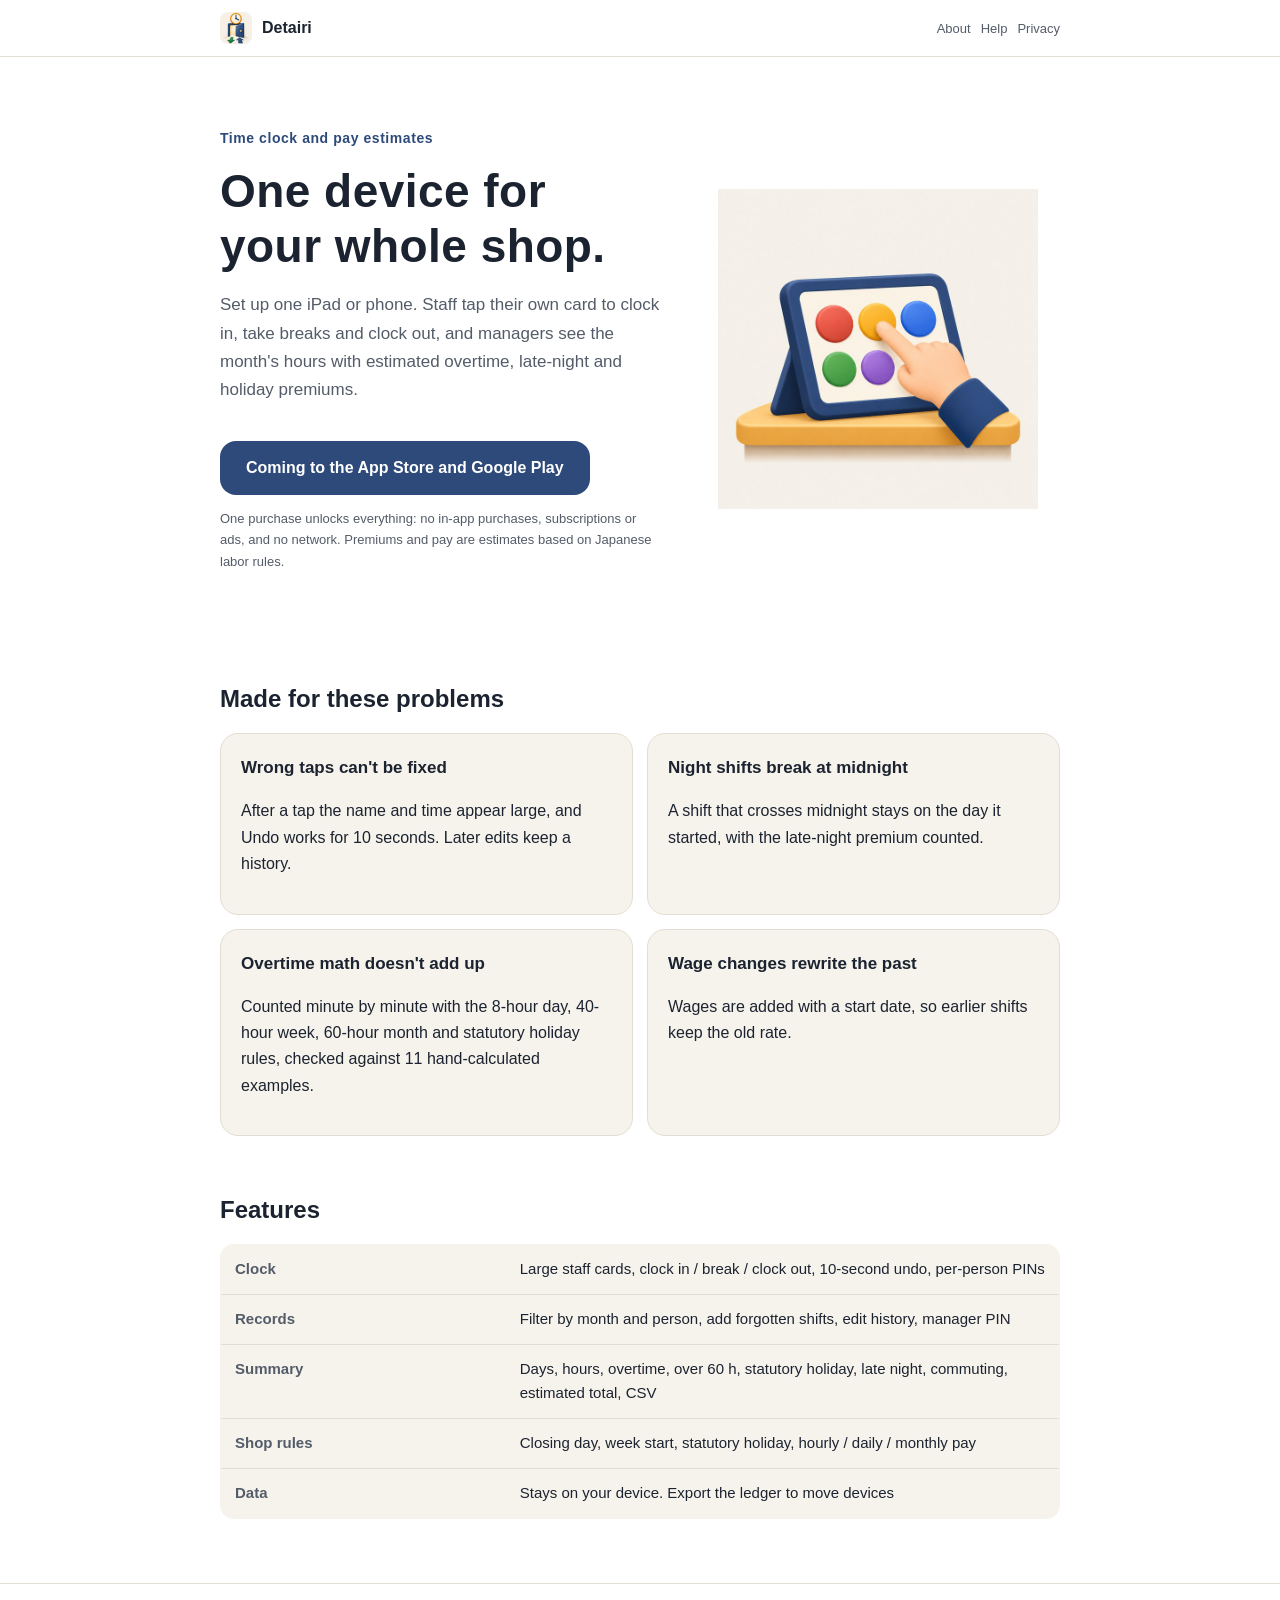
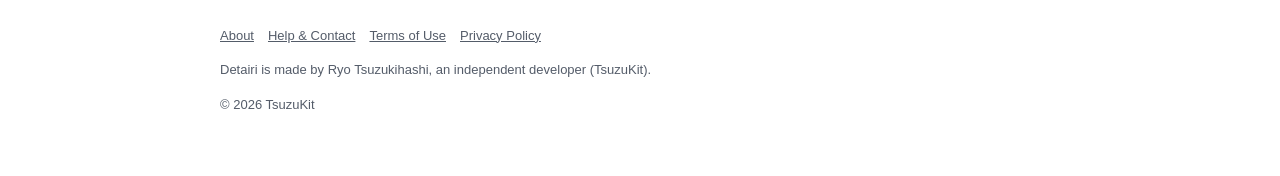
<file: index.html>
<!DOCTYPE html>
<html lang="ja" data-title-ja="でたいり｜タイムカードと打刻・給料計算" data-title-en="Detairi | Time clock and pay estimates for small shops">
<head>
<meta charset="UTF-8">
<meta name="viewport" content="width=device-width, initial-scale=1">
<script>(function(){var l=navigator.languages&&navigator.languages.length?navigator.languages:[navigator.language||"ja"],p="en";for(var i=0;i<l.length;i++){var c=String(l[i]).toLowerCase();if(c.indexOf("ja")===0){p="ja";break}if(c.indexOf("en")===0){p="en";break}}var d=document.documentElement;d.lang=p;var t=d.getAttribute("data-title-"+p);if(t){document.title=t}})();</script>
<title>でたいり｜タイムカードと打刻・給料計算</title>
<meta name="description" content="お店に置いた1台で、スタッフが出勤・休憩・退勤を押すだけ。時間外・深夜・法定休日の割増まで、月の目安を1分ずつ数えるタイムカード。買い切り・広告なし・通信なし。 / Staff clock in, take breaks and clock out on one shared device. Overtime, late-night and holiday premiums are estimated minute by minute. One purchase, no ads, no network.">
<meta property="og:title" content="でたいり｜タイムカードと打刻・給料計算">
<meta property="og:description" content="お店に置いた1台で、スタッフが出勤・休憩・退勤を押すだけ。時間外・深夜・法定休日の割増まで、月の目安を1分ずつ数えるタイムカード。買い切り・広告なし・通信なし。">
<meta property="og:type" content="website">
<meta property="og:url" content="https://detairi.tsuzukit.com/">
<meta property="og:image" content="https://detairi.tsuzukit.com/assets/og.jpg">
<link rel="icon" href="assets/icon.png">
<link rel="apple-touch-icon" href="assets/icon.png">
<link rel="stylesheet" href="style.css">
</head>
<body>
<div data-l="ja" lang="ja">
<header class="site"><div class="wrap">
<a class="brand" href="./"><img src="assets/icon.png" alt="" width="32" height="32">でたいり</a>
<nav class="site"><a href="./">紹介</a><a href="support.html">使い方</a><a href="privacy.html">プライバシー</a></nav>
</div></header>
<main class="wrap">
<section class="hero">
<div>
<p class="eyebrow">タイムカードと打刻・給料計算</p>
<h1>お店の1台で、<br>出勤と退勤。</h1>
<p class="lead">iPad やスマホを1台置くだけ。スタッフは自分の札を押して出勤・休憩・退勤を押し、管理する人は月の勤務と、時間外・深夜・法定休日の割増の目安をまとめて見られます。</p>
<a class="cta" href="#store" id="store">App Store・Google Play で配信予定</a>
<p class="note">買い切りで全部の機能が使え、アプリ内課金・サブスクリプション・広告はありません。通信もしません。割増と給料は目安です（会社の決まりで変わります）。</p>
</div>
<img src="assets/hero.jpg" alt="お店のカウンターに立てたタブレットの札を、指で押しているイラスト" width="360">
</section>

<h2>こんな困りごとのために</h2>
<div class="grid two">
<div class="card"><h3>押しまちがいを直せない</h3><p>押したら名前と時刻が大きく出て、10秒のあいだ取り消せます。あとから直した記録も残ります。</p></div>
<div class="card"><h3>夜勤が0時で切れる</h3><p>日をまたぐ勤務は、出勤した日の勤務のまま。深夜（22〜5時）の割増も数えます。</p></div>
<div class="card"><h3>残業代の計算が合わない</h3><p>1分ずつ数え、1日8時間・週40時間・月60時間・法定休日の決まりで割増を出します。手で計算した11の例で確かめています。</p></div>
<div class="card"><h3>時給が変わると過去も変わる</h3><p>時給は「いつから」を付けて足すので、前の日の勤務は前の額のまま数えます。</p></div>
</div>

<h2>できること</h2>
<table>
<tr><th>打刻</th><td>スタッフの大きな札・出勤／休憩／退勤・10秒の取り消し・スタッフごとの PIN</td></tr>
<tr><th>記録</th><td>月とスタッフで絞る・打刻を忘れた日を足す・直した記録を残す・管理の PIN</td></tr>
<tr><th>集計</th><td>勤務日数・働いた時間・時間外・60時間超・法定休日・深夜・交通費・合計の目安・CSV</td></tr>
<tr><th>店の決まり</th><td>締め日・週の始まり・法定休日の曜日・時給／日給／月給</td></tr>
<tr><th>データ</th><td>端末の中だけ。帳面を書き出して機種変更に持っていける</td></tr>
</table>
</main>
<footer class="site"><div class="wrap">
<p><a href="./">紹介</a><a href="support.html">使い方とお問い合わせ</a><a href="terms.html">利用規約</a><a href="privacy.html">プライバシーポリシー</a></p>
<p>でたいりは、個人開発者の續橋涼（TsuzuKit）が作っているアプリです。</p>
<p>© 2026 TsuzuKit</p>
</div></footer>
</div>
<div data-l="en" lang="en">
<header class="site"><div class="wrap">
<a class="brand" href="./"><img src="assets/icon.png" alt="" width="32" height="32">Detairi</a>
<nav class="site"><a href="./">About</a><a href="support.html">Help</a><a href="privacy.html">Privacy</a></nav>
</div></header>
<main class="wrap">
<section class="hero">
<div>
<p class="eyebrow">Time clock and pay estimates</p>
<h1>One device for<br>your whole shop.</h1>
<p class="lead">Set up one iPad or phone. Staff tap their own card to clock in, take breaks and clock out, and managers see the month's hours with estimated overtime, late-night and holiday premiums.</p>
<a class="cta" href="#store" id="store">Coming to the App Store and Google Play</a>
<p class="note">One purchase unlocks everything: no in-app purchases, subscriptions or ads, and no network. Premiums and pay are estimates based on Japanese labor rules.</p>
</div>
<img src="assets/hero.jpg" alt="Illustration of a finger tapping a card on a tablet standing on a shop counter" width="360">
</section>

<h2>Made for these problems</h2>
<div class="grid two">
<div class="card"><h3>Wrong taps can't be fixed</h3><p>After a tap the name and time appear large, and Undo works for 10 seconds. Later edits keep a history.</p></div>
<div class="card"><h3>Night shifts break at midnight</h3><p>A shift that crosses midnight stays on the day it started, with the late-night premium counted.</p></div>
<div class="card"><h3>Overtime math doesn't add up</h3><p>Counted minute by minute with the 8-hour day, 40-hour week, 60-hour month and statutory holiday rules, checked against 11 hand-calculated examples.</p></div>
<div class="card"><h3>Wage changes rewrite the past</h3><p>Wages are added with a start date, so earlier shifts keep the old rate.</p></div>
</div>

<h2>Features</h2>
<table>
<tr><th>Clock</th><td>Large staff cards, clock in / break / clock out, 10-second undo, per-person PINs</td></tr>
<tr><th>Records</th><td>Filter by month and person, add forgotten shifts, edit history, manager PIN</td></tr>
<tr><th>Summary</th><td>Days, hours, overtime, over 60 h, statutory holiday, late night, commuting, estimated total, CSV</td></tr>
<tr><th>Shop rules</th><td>Closing day, week start, statutory holiday, hourly / daily / monthly pay</td></tr>
<tr><th>Data</th><td>Stays on your device. Export the ledger to move devices</td></tr>
</table>
</main>
<footer class="site"><div class="wrap">
<p><a href="./">About</a><a href="support.html">Help & Contact</a><a href="terms.html">Terms of Use</a><a href="privacy.html">Privacy Policy</a></p>
<p>Detairi is made by Ryo Tsuzukihashi, an independent developer (TsuzuKit).</p>
<p>© 2026 TsuzuKit</p>
</div></footer>
</div>
</body>
</html>
</file>
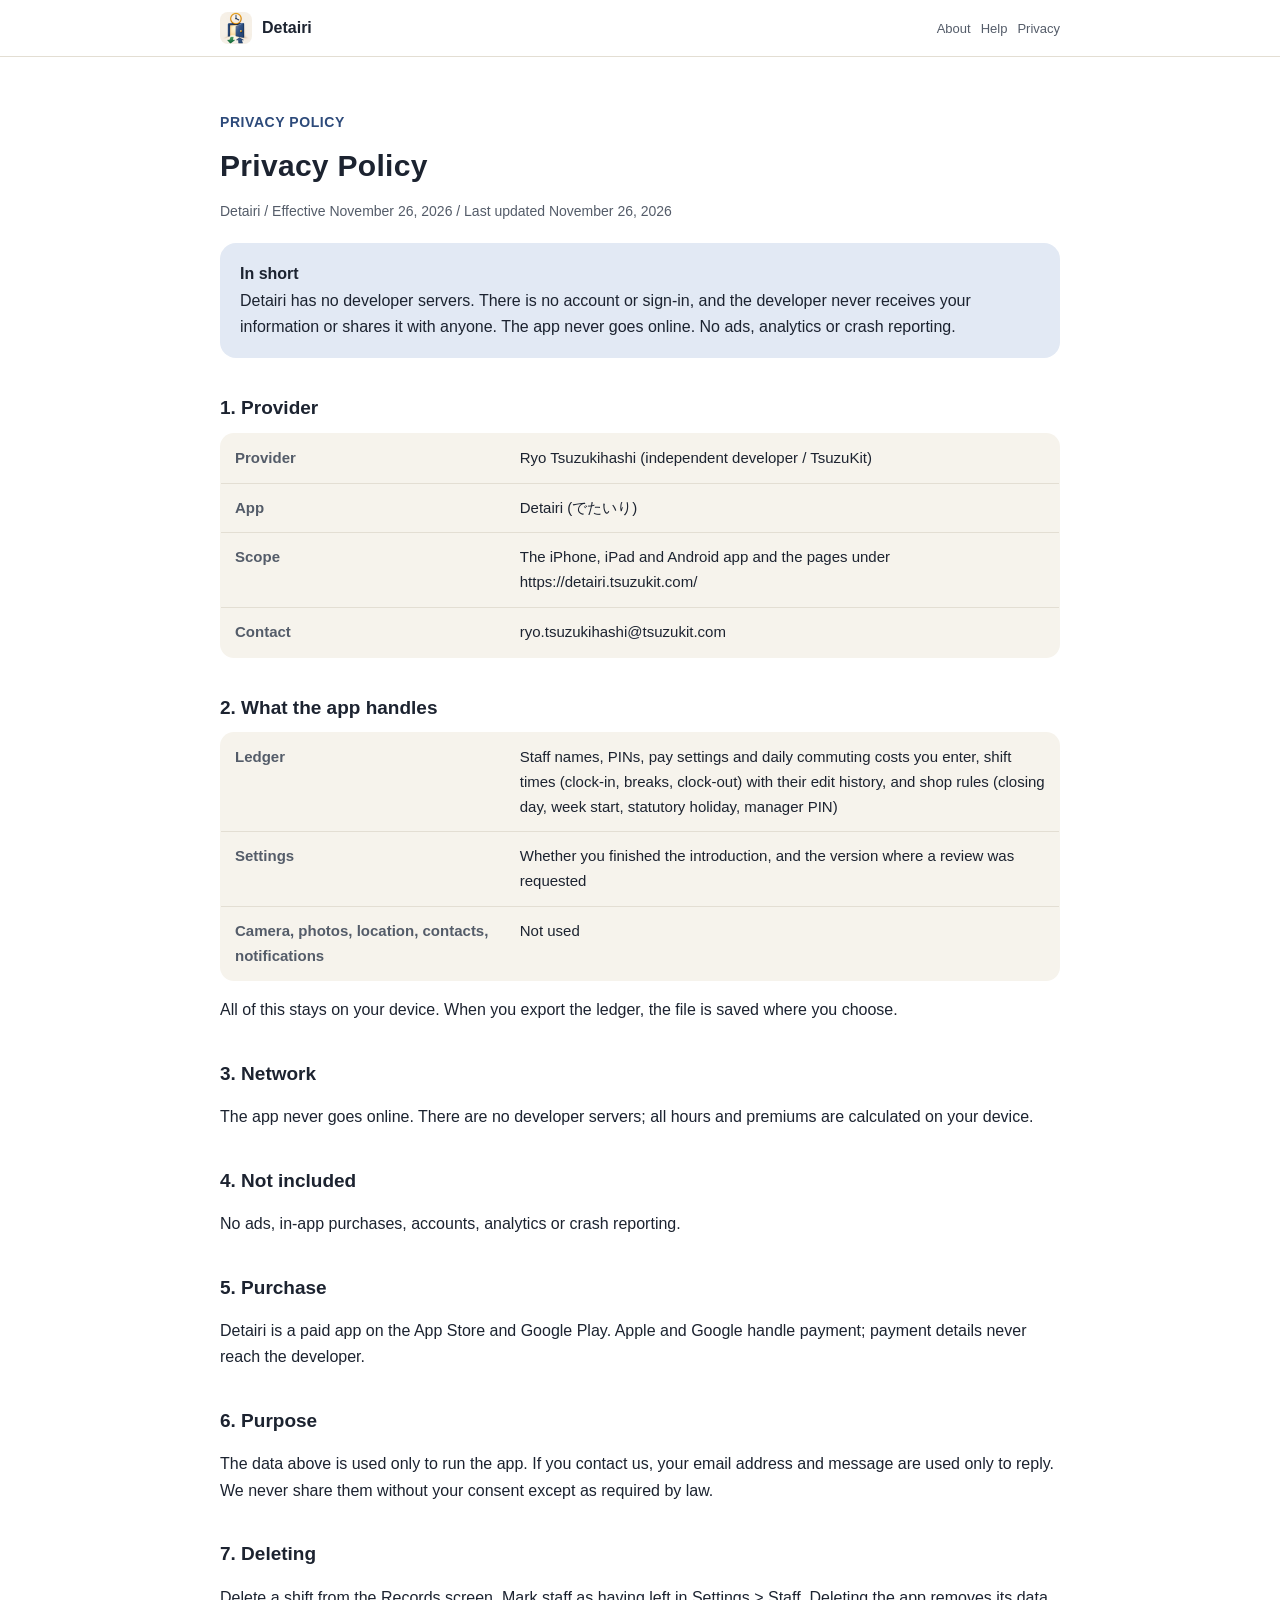
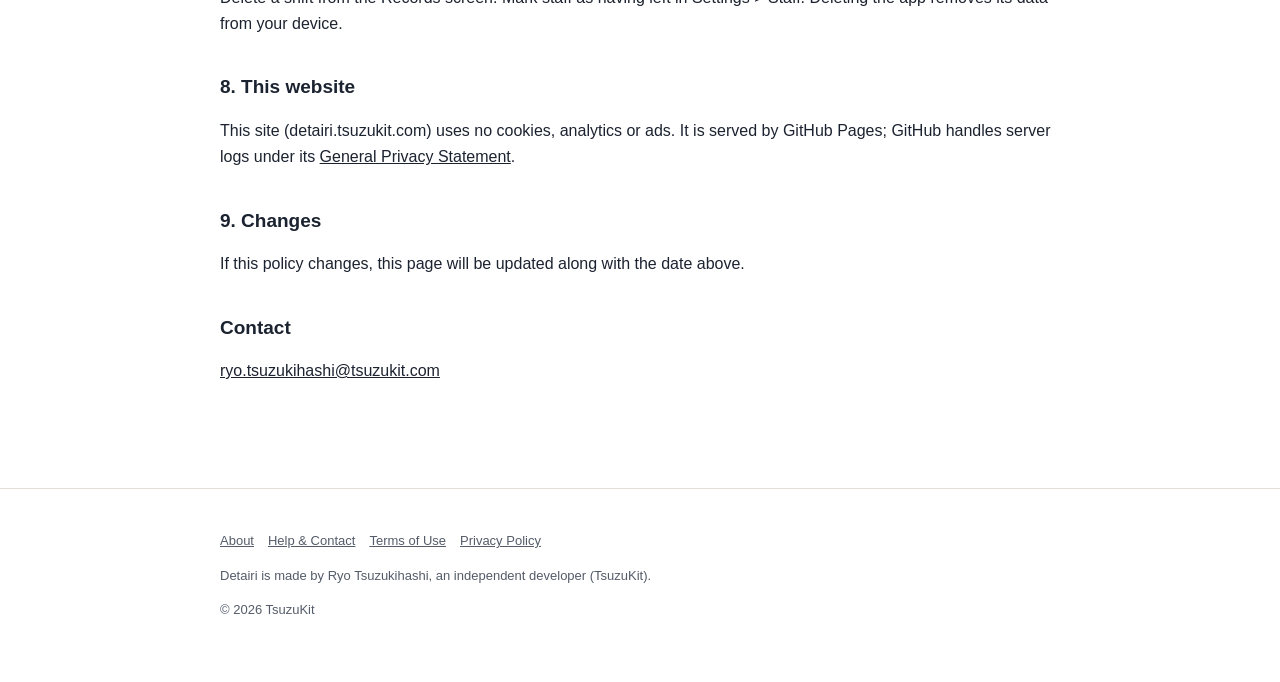
<file: privacy.html>
<!DOCTYPE html>
<html lang="ja" data-title-ja="プライバシーポリシー - でたいり" data-title-en="Privacy Policy - Detairi">
<head>
<meta charset="UTF-8">
<meta name="viewport" content="width=device-width, initial-scale=1">
<script>(function(){var l=navigator.languages&&navigator.languages.length?navigator.languages:[navigator.language||"ja"],p="en";for(var i=0;i<l.length;i++){var c=String(l[i]).toLowerCase();if(c.indexOf("ja")===0){p="ja";break}if(c.indexOf("en")===0){p="en";break}}var d=document.documentElement;d.lang=p;var t=d.getAttribute("data-title-"+p);if(t){document.title=t}})();</script>
<title>プライバシーポリシー - でたいり</title>
<meta name="description" content="でたいりのプライバシーポリシー。開発者は個人情報を集めません。通信しません。 / Privacy Policy for Detairi. The developer collects no personal information. No network.">
<meta property="og:title" content="プライバシーポリシー - でたいり">
<meta property="og:description" content="でたいりのプライバシーポリシー。開発者は個人情報を集めません。通信しません。">
<meta property="og:type" content="website">
<meta property="og:url" content="https://detairi.tsuzukit.com/privacy.html">
<meta property="og:image" content="https://detairi.tsuzukit.com/assets/og.jpg">
<link rel="icon" href="assets/icon.png">
<link rel="apple-touch-icon" href="assets/icon.png">
<link rel="stylesheet" href="style.css">
</head>
<body>
<div data-l="ja" lang="ja">
<header class="site"><div class="wrap">
<a class="brand" href="./"><img src="assets/icon.png" alt="" width="32" height="32">でたいり</a>
<nav class="site"><a href="./">紹介</a><a href="support.html">使い方</a><a href="privacy.html">プライバシー</a></nav>
</div></header>
<main class="wrap">
<article class="doc">
<p class="eyebrow">PRIVACY POLICY</p>
<h1>プライバシーポリシー</h1>
<p class="meta">でたいり／制定日 2026年11月26日／改定日 2026年11月26日</p>
<div class="summary"><strong>このポリシーの要旨</strong><br>でたいりは、開発者のサーバーを持たないアプリです。アカウント登録やログインはなく、開発者があなたの情報を受け取ることはありません。第三者に渡すこともありません。通信はしません。広告、分析ツール、クラッシュを報告する仕組みは入れていません。</div>
<h2>1. 提供者</h2>
<table>
<tr><th>提供者</th><td>續橋涼（個人開発者 / TsuzuKit）</td></tr>
<tr><th>アプリ名</th><td>でたいり（英語名 Detairi）</td></tr>
<tr><th>対象</th><td>iPhone・iPad・Android 向けアプリと、このページを含む https://detairi.tsuzukit.com/ 配下のページ</td></tr>
<tr><th>連絡先</th><td>ryo.tsuzukihashi@tsuzukit.com</td></tr>
</table>
<h2>2. アプリが扱うもの</h2>
<table>
<tr><th>帳面</th><td>利用者が入れたスタッフの名前・PIN・給料の決め方・1日の交通費、勤務の時刻（出勤・休憩・退勤）と直した記録、店の決まり（締め日・週の始まり・法定休日・管理の PIN）</td></tr>
<tr><th>アプリの設定</th><td>案内を終えたかどうか・レビューのお願いを出した版</td></tr>
<tr><th>カメラ・写真・位置・連絡先・通知</th><td>使いません</td></tr>
</table>
<p>これらは端末の中だけに保存します。帳面を書き出したときのファイルは、あなたが選んだ場所に保存されます。</p>
<h2>3. 通信</h2>
<p>通信はしません。開発者のサーバーはありません。時間と割増の計算はすべて端末の中で行います。</p>
<h2>4. 入れていないもの</h2>
<p>広告・アプリ内課金・アカウント登録・分析ツール・クラッシュの報告は入れていません。</p>
<h2>5. 購入</h2>
<p>本アプリは App Store と Google Play の有料アプリです。お支払いは Apple・Google が処理し、支払いの情報は開発者には届きません。</p>
<h2>6. 情報を使う目的</h2>
<p>上のものは、アプリを動かすためだけに使います。お問い合わせをいただいたときは、メールアドレスと内容をお返事のためだけに使います。法令にもとづく場合を除き、本人の同意なく第三者に渡すことはありません。</p>
<h2>7. 消したいとき</h2>
<p>勤務は記録の画面から消せます。スタッフは設定の［スタッフ］で「やめた」にできます。アプリを消すと、端末の中のデータは消えます。</p>
<h2>8. このウェブサイトについて</h2>
<p>このサイト（detairi.tsuzukit.com）は、Cookie も、アクセスを計測する仕組みも、広告も使っていません。サイトは GitHub Pages で配信しており、配信の記録は GitHub の <a href="https://docs.github.com/ja/site-policy/privacy-policies/github-general-privacy-statement">プライバシーについての声明</a> に沿って扱われます。</p>
<h2>9. 改定</h2>
<p>このポリシーを変えるときは、このページを書きかえ、上の改定日を新しくします。</p>
<h2>お問い合わせ</h2>
<p><a href="mailto:ryo.tsuzukihashi@tsuzukit.com">ryo.tsuzukihashi@tsuzukit.com</a></p>
</article>
</main>
<footer class="site"><div class="wrap">
<p><a href="./">紹介</a><a href="support.html">使い方とお問い合わせ</a><a href="terms.html">利用規約</a><a href="privacy.html">プライバシーポリシー</a></p>
<p>でたいりは、個人開発者の續橋涼（TsuzuKit）が作っているアプリです。</p>
<p>© 2026 TsuzuKit</p>
</div></footer>
</div>
<div data-l="en" lang="en">
<header class="site"><div class="wrap">
<a class="brand" href="./"><img src="assets/icon.png" alt="" width="32" height="32">Detairi</a>
<nav class="site"><a href="./">About</a><a href="support.html">Help</a><a href="privacy.html">Privacy</a></nav>
</div></header>
<main class="wrap">
<article class="doc">
<p class="eyebrow">PRIVACY POLICY</p>
<h1>Privacy Policy</h1>
<p class="meta">Detairi / Effective November 26, 2026 / Last updated November 26, 2026</p>
<div class="summary"><strong>In short</strong><br>Detairi has no developer servers. There is no account or sign-in, and the developer never receives your information or shares it with anyone. The app never goes online. No ads, analytics or crash reporting.</div>
<h2>1. Provider</h2>
<table>
<tr><th>Provider</th><td>Ryo Tsuzukihashi (independent developer / TsuzuKit)</td></tr>
<tr><th>App</th><td>Detairi (でたいり)</td></tr>
<tr><th>Scope</th><td>The iPhone, iPad and Android app and the pages under https://detairi.tsuzukit.com/</td></tr>
<tr><th>Contact</th><td>ryo.tsuzukihashi@tsuzukit.com</td></tr>
</table>
<h2>2. What the app handles</h2>
<table>
<tr><th>Ledger</th><td>Staff names, PINs, pay settings and daily commuting costs you enter, shift times (clock-in, breaks, clock-out) with their edit history, and shop rules (closing day, week start, statutory holiday, manager PIN)</td></tr>
<tr><th>Settings</th><td>Whether you finished the introduction, and the version where a review was requested</td></tr>
<tr><th>Camera, photos, location, contacts, notifications</th><td>Not used</td></tr>
</table>
<p>All of this stays on your device. When you export the ledger, the file is saved where you choose.</p>
<h2>3. Network</h2>
<p>The app never goes online. There are no developer servers; all hours and premiums are calculated on your device.</p>
<h2>4. Not included</h2>
<p>No ads, in-app purchases, accounts, analytics or crash reporting.</p>
<h2>5. Purchase</h2>
<p>Detairi is a paid app on the App Store and Google Play. Apple and Google handle payment; payment details never reach the developer.</p>
<h2>6. Purpose</h2>
<p>The data above is used only to run the app. If you contact us, your email address and message are used only to reply. We never share them without your consent except as required by law.</p>
<h2>7. Deleting</h2>
<p>Delete a shift from the Records screen. Mark staff as having left in Settings > Staff. Deleting the app removes its data from your device.</p>
<h2>8. This website</h2>
<p>This site (detairi.tsuzukit.com) uses no cookies, analytics or ads. It is served by GitHub Pages; GitHub handles server logs under its <a href="https://docs.github.com/en/site-policy/privacy-policies/github-general-privacy-statement">General Privacy Statement</a>.</p>
<h2>9. Changes</h2>
<p>If this policy changes, this page will be updated along with the date above.</p>
<h2>Contact</h2>
<p><a href="mailto:ryo.tsuzukihashi@tsuzukit.com">ryo.tsuzukihashi@tsuzukit.com</a></p>
</article>
</main>
<footer class="site"><div class="wrap">
<p><a href="./">About</a><a href="support.html">Help & Contact</a><a href="terms.html">Terms of Use</a><a href="privacy.html">Privacy Policy</a></p>
<p>Detairi is made by Ryo Tsuzukihashi, an independent developer (TsuzuKit).</p>
<p>© 2026 TsuzuKit</p>
</div></footer>
</div>
</body>
</html>
</file>
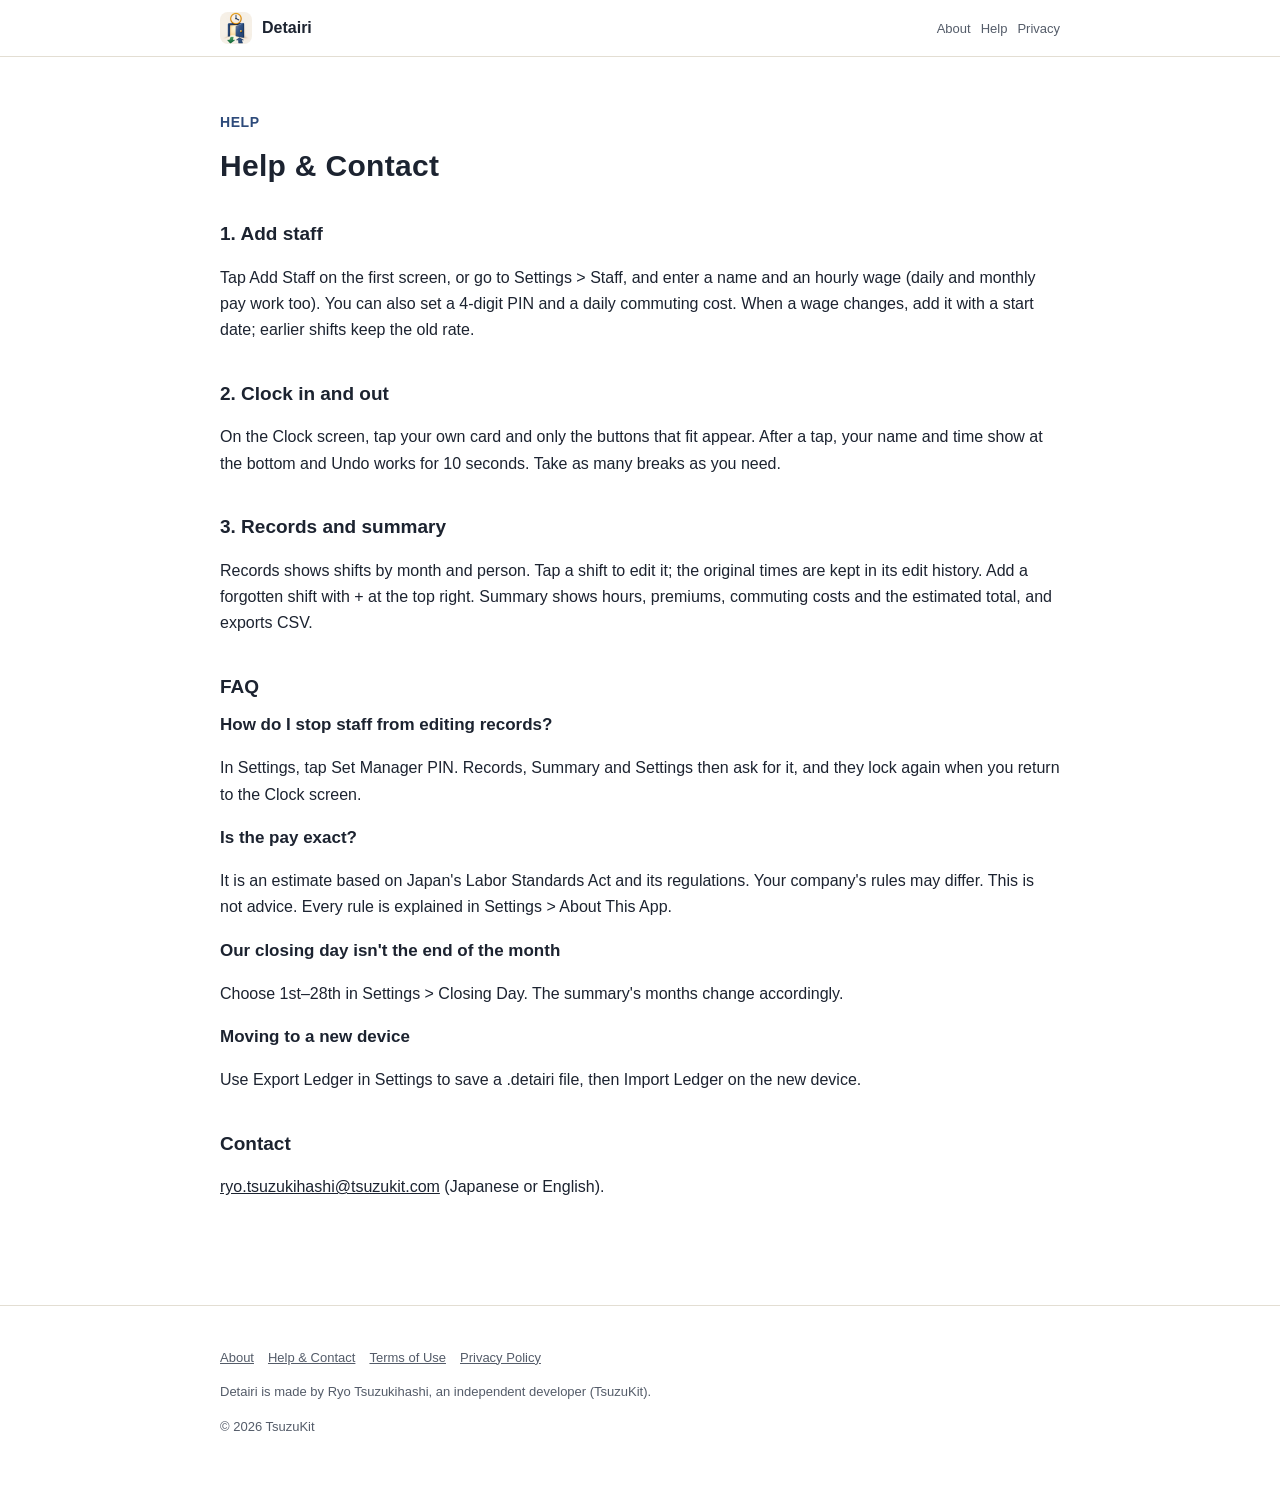
<file: support.html>
<!DOCTYPE html>
<html lang="ja" data-title-ja="使い方とお問い合わせ - でたいり" data-title-en="Help &amp; Contact - Detairi">
<head>
<meta charset="UTF-8">
<meta name="viewport" content="width=device-width, initial-scale=1">
<script>(function(){var l=navigator.languages&&navigator.languages.length?navigator.languages:[navigator.language||"ja"],p="en";for(var i=0;i<l.length;i++){var c=String(l[i]).toLowerCase();if(c.indexOf("ja")===0){p="ja";break}if(c.indexOf("en")===0){p="en";break}}var d=document.documentElement;d.lang=p;var t=d.getAttribute("data-title-"+p);if(t){document.title=t}})();</script>
<title>使い方とお問い合わせ - でたいり</title>
<meta name="description" content="でたいりの使い方（スタッフを足す・打刻・記録と集計）とよくあるご質問、お問い合わせ。 / How to use Detairi (add staff, clock in, records and summary), FAQ and contact.">
<meta property="og:title" content="使い方とお問い合わせ - でたいり">
<meta property="og:description" content="でたいりの使い方（スタッフを足す・打刻・記録と集計）とよくあるご質問、お問い合わせ。">
<meta property="og:type" content="website">
<meta property="og:url" content="https://detairi.tsuzukit.com/support.html">
<meta property="og:image" content="https://detairi.tsuzukit.com/assets/og.jpg">
<link rel="icon" href="assets/icon.png">
<link rel="apple-touch-icon" href="assets/icon.png">
<link rel="stylesheet" href="style.css">
</head>
<body>
<div data-l="ja" lang="ja">
<header class="site"><div class="wrap">
<a class="brand" href="./"><img src="assets/icon.png" alt="" width="32" height="32">でたいり</a>
<nav class="site"><a href="./">紹介</a><a href="support.html">使い方</a><a href="privacy.html">プライバシー</a></nav>
</div></header>
<main class="wrap">
<article class="doc">
<p class="eyebrow">HELP</p>
<h1>使い方とお問い合わせ</h1>
<h2>1. スタッフを足す</h2>
<p>はじめての画面の［スタッフを足す］か、［設定］の［スタッフ］で、名前と時給（日給・月給も選べます）を入れます。PIN（4桁）と1日の交通費も決められます。時給が変わるときは「いつから」を付けて足すと、前の日の勤務は前の額のまま数えます。</p>
<h2>2. 打刻する</h2>
<p>［打刻］の画面で自分の札を押すと、いま押せるボタンだけが出ます。押したら下に名前と時刻が出て、10秒のあいだ［取り消す］で戻せます。休憩は何回でも入れます。</p>
<h2>3. 記録と集計</h2>
<p>［記録］で月とスタッフを選んで勤務を見られます。押すと直せて、元の時刻は「直した記録」に残ります。打刻を忘れた日は右上の［＋］で足します。［集計］では時間・割増・交通費・合計の目安を見て、CSV で書き出せます。</p>
<h2>よくあるご質問</h2>
<h3>スタッフに記録を直されたくない</h3>
<p>［設定］で［管理の PIN を決める］と、記録・集計・設定を開くときに PIN を聞きます。打刻の画面に戻ると、また鍵がかかります。</p>
<h3>給料の額は正確ですか</h3>
<p>労働基準法と施行規則の決まりで数えた目安です。会社の決まり（変形労働時間制・固定残業代など）で変わります。助言はしません。計算の決め方は［設定］の［このアプリについて］に全部書いてあります。</p>
<h3>締め日が月末ではない</h3>
<p>［設定］の［締め日］で1〜28日を選べます。集計の月の区切りが変わります。</p>
<h3>機種変更のときは</h3>
<p>設定の［帳面を書き出す］でファイル（.detairi）にして、新しい端末で［帳面を読みこむ］を使ってください。</p>
<h2>お問い合わせ</h2>
<p><a href="mailto:ryo.tsuzukihashi@tsuzukit.com">ryo.tsuzukihashi@tsuzukit.com</a>（日本語・英語）。</p>
</article>
</main>
<footer class="site"><div class="wrap">
<p><a href="./">紹介</a><a href="support.html">使い方とお問い合わせ</a><a href="terms.html">利用規約</a><a href="privacy.html">プライバシーポリシー</a></p>
<p>でたいりは、個人開発者の續橋涼（TsuzuKit）が作っているアプリです。</p>
<p>© 2026 TsuzuKit</p>
</div></footer>
</div>
<div data-l="en" lang="en">
<header class="site"><div class="wrap">
<a class="brand" href="./"><img src="assets/icon.png" alt="" width="32" height="32">Detairi</a>
<nav class="site"><a href="./">About</a><a href="support.html">Help</a><a href="privacy.html">Privacy</a></nav>
</div></header>
<main class="wrap">
<article class="doc">
<p class="eyebrow">HELP</p>
<h1>Help &amp; Contact</h1>
<h2>1. Add staff</h2>
<p>Tap Add Staff on the first screen, or go to Settings &gt; Staff, and enter a name and an hourly wage (daily and monthly pay work too). You can also set a 4-digit PIN and a daily commuting cost. When a wage changes, add it with a start date; earlier shifts keep the old rate.</p>
<h2>2. Clock in and out</h2>
<p>On the Clock screen, tap your own card and only the buttons that fit appear. After a tap, your name and time show at the bottom and Undo works for 10 seconds. Take as many breaks as you need.</p>
<h2>3. Records and summary</h2>
<p>Records shows shifts by month and person. Tap a shift to edit it; the original times are kept in its edit history. Add a forgotten shift with + at the top right. Summary shows hours, premiums, commuting costs and the estimated total, and exports CSV.</p>
<h2>FAQ</h2>
<h3>How do I stop staff from editing records?</h3>
<p>In Settings, tap Set Manager PIN. Records, Summary and Settings then ask for it, and they lock again when you return to the Clock screen.</p>
<h3>Is the pay exact?</h3>
<p>It is an estimate based on Japan's Labor Standards Act and its regulations. Your company's rules may differ. This is not advice. Every rule is explained in Settings &gt; About This App.</p>
<h3>Our closing day isn't the end of the month</h3>
<p>Choose 1st–28th in Settings &gt; Closing Day. The summary's months change accordingly.</p>
<h3>Moving to a new device</h3>
<p>Use Export Ledger in Settings to save a .detairi file, then Import Ledger on the new device.</p>
<h2>Contact</h2>
<p><a href="mailto:ryo.tsuzukihashi@tsuzukit.com">ryo.tsuzukihashi@tsuzukit.com</a> (Japanese or English).</p>
</article>
</main>
<footer class="site"><div class="wrap">
<p><a href="./">About</a><a href="support.html">Help & Contact</a><a href="terms.html">Terms of Use</a><a href="privacy.html">Privacy Policy</a></p>
<p>Detairi is made by Ryo Tsuzukihashi, an independent developer (TsuzuKit).</p>
<p>© 2026 TsuzuKit</p>
</div></footer>
</div>
</body>
</html>
</file>
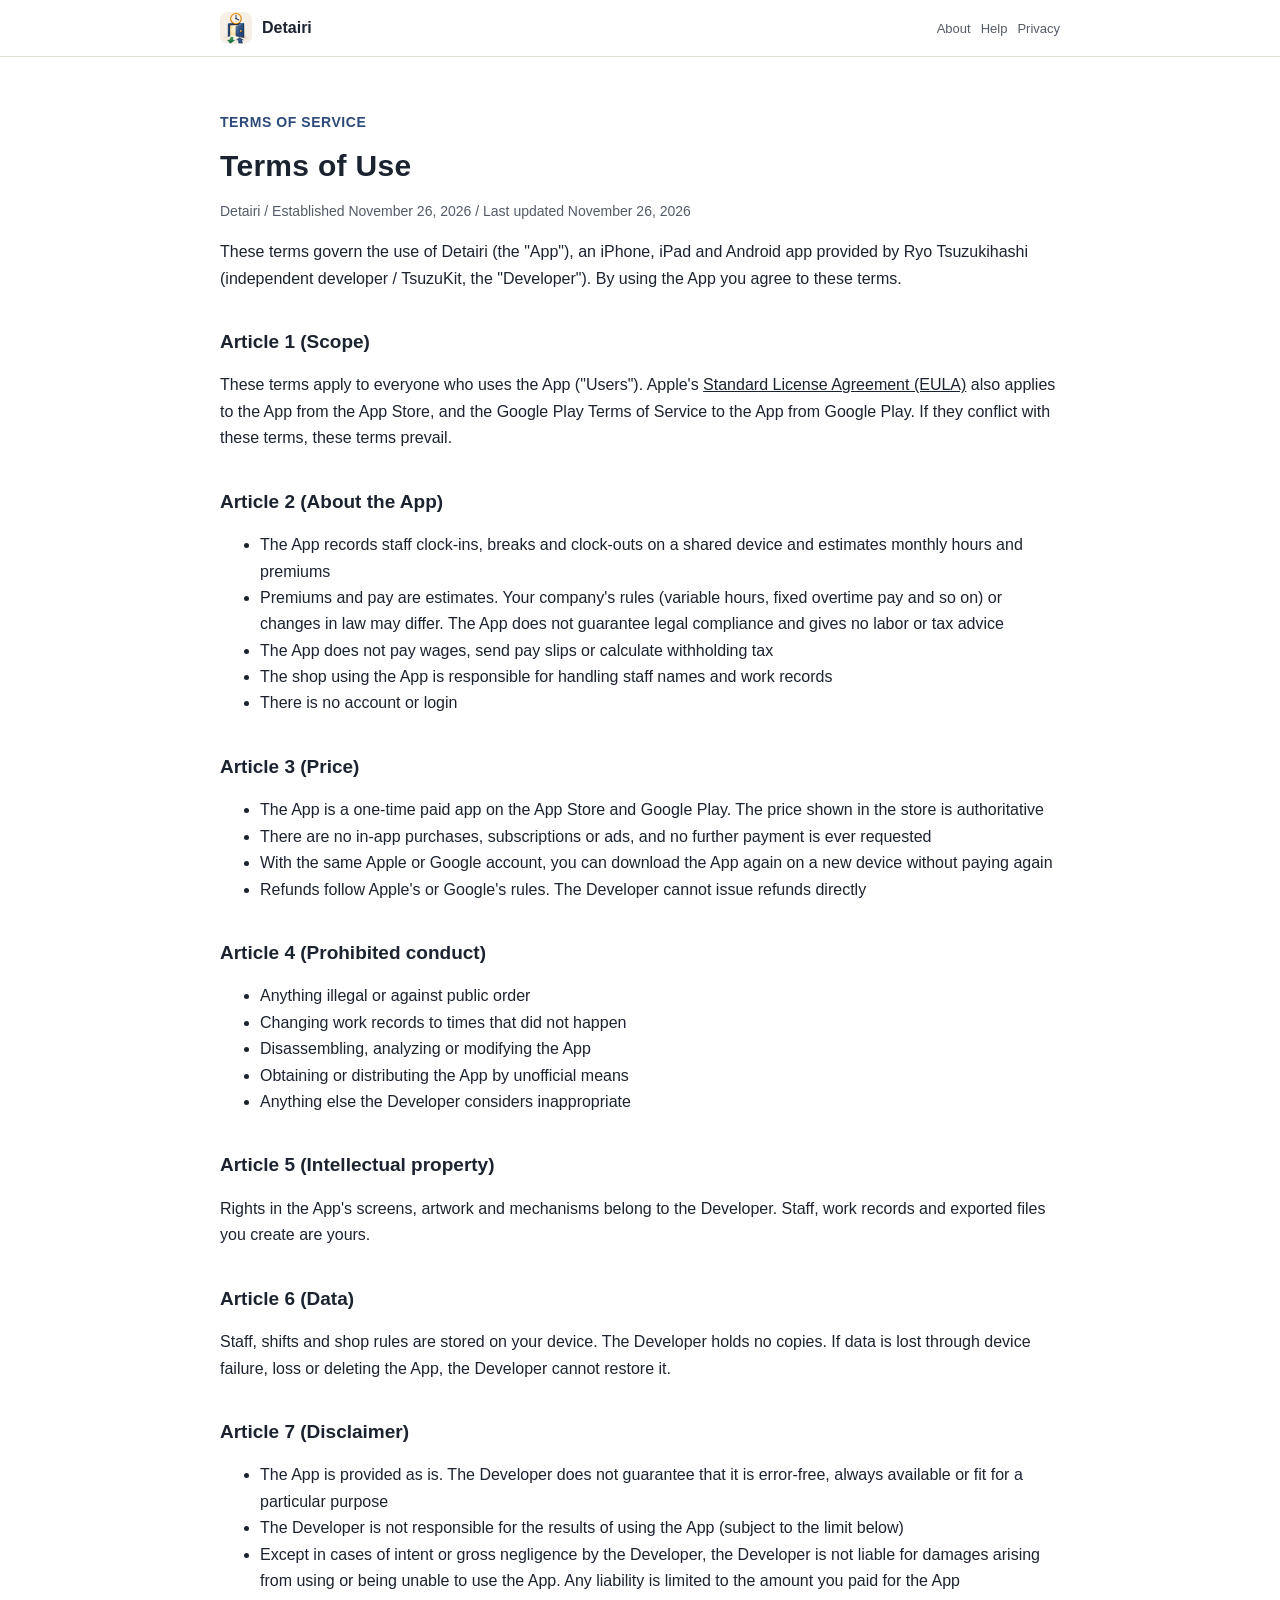
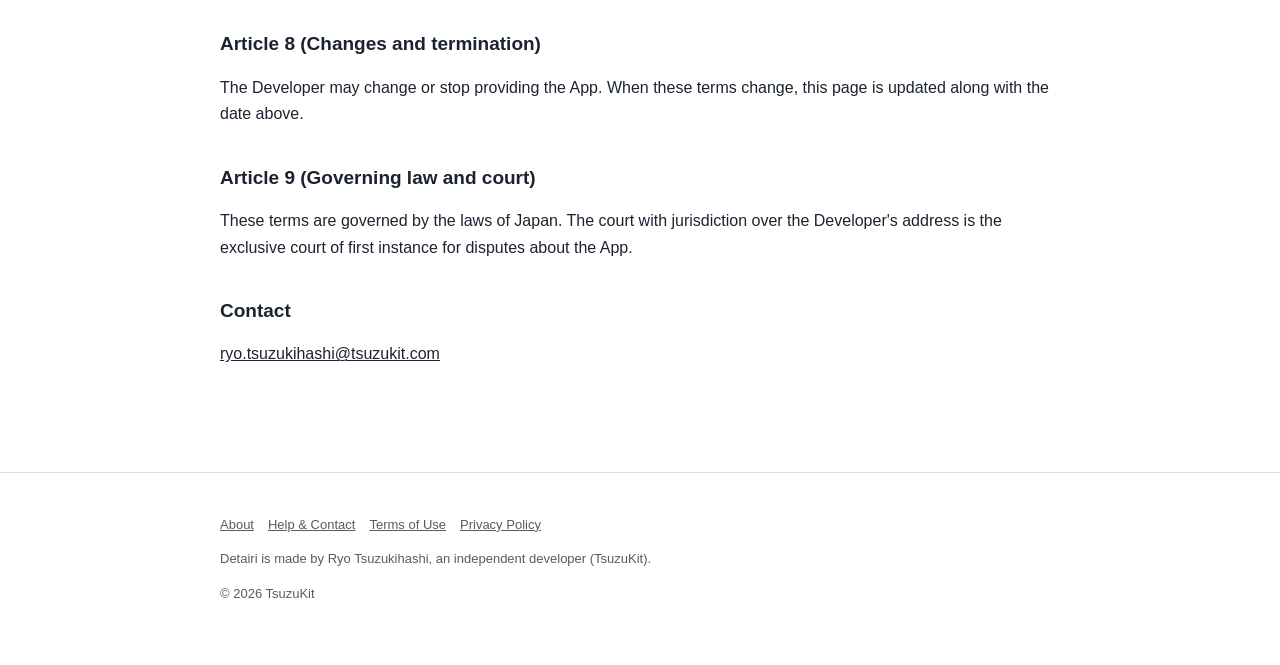
<file: terms.html>
<!DOCTYPE html>
<html lang="ja" data-title-ja="利用規約 - でたいり" data-title-en="Terms of Use - Detairi">
<head>
<meta charset="UTF-8">
<meta name="viewport" content="width=device-width, initial-scale=1">
<script>(function(){var l=navigator.languages&&navigator.languages.length?navigator.languages:[navigator.language||"ja"],p="en";for(var i=0;i<l.length;i++){var c=String(l[i]).toLowerCase();if(c.indexOf("ja")===0){p="ja";break}if(c.indexOf("en")===0){p="en";break}}var d=document.documentElement;d.lang=p;var t=d.getAttribute("data-title-"+p);if(t){document.title=t}})();</script>
<title>利用規約 - でたいり</title>
<meta name="description" content="でたいりの利用規約。 / Terms of Use for Detairi.">
<meta property="og:title" content="利用規約 - でたいり">
<meta property="og:description" content="でたいりの利用規約。">
<meta property="og:type" content="website">
<meta property="og:url" content="https://detairi.tsuzukit.com/terms.html">
<meta property="og:image" content="https://detairi.tsuzukit.com/assets/og.jpg">
<link rel="icon" href="assets/icon.png">
<link rel="apple-touch-icon" href="assets/icon.png">
<link rel="stylesheet" href="style.css">
</head>
<body>
<div data-l="ja" lang="ja">
<header class="site"><div class="wrap">
<a class="brand" href="./"><img src="assets/icon.png" alt="" width="32" height="32">でたいり</a>
<nav class="site"><a href="./">紹介</a><a href="support.html">使い方</a><a href="privacy.html">プライバシー</a></nav>
</div></header>
<main class="wrap">
<article class="doc">
<p class="eyebrow">TERMS OF SERVICE</p>
<h1>利用規約</h1>
<p class="meta">でたいり／制定日 2026年11月26日／改定日 2026年11月26日</p>
<p>この規約は、續橋涼（個人開発者 / TsuzuKit。以下「開発者」）が提供する iPhone・iPad・Android アプリ「でたいり」（以下「本アプリ」）を使うときの決まりです。本アプリを使った時点で、この規約に同意したものとします。</p>
<h2>第1条（適用）</h2>
<p>この規約は、本アプリを使うすべての方（以下「利用者」）に適用されます。App Store から入れた本アプリには、Apple が定める<a href="https://www.apple.com/legal/internet-services/itunes/dev/stdeula/">標準のライセンス契約（EULA）</a>も、Google Play から入れた本アプリには Google Play の利用規約も、あわせて適用されます。この規約とそれらが食い違うときは、この規約を優先します。</p>
<h2>第2条（本アプリについて）</h2>
<ul>
<li>本アプリは、店に置いた端末でスタッフの出勤・休憩・退勤を記録し、月の勤務時間と割増の目安を数えるための道具です</li>
<li>割増と給料の額は目安です。会社の決まり（変形労働時間制・固定残業代など）や法令の改正で変わります。本アプリは法令に合っていることを保証せず、労務・税務の助言をしません</li>
<li>給料の支払い・明細の送信・源泉税の計算はしません</li>
<li>スタッフの名前や勤務の記録は、本アプリを使う店（利用者）が自分の責任で扱ってください</li>
<li>アカウント登録やログインはありません</li>
</ul>
<h2>第3条（料金）</h2>
<ul>
<li>本アプリは、App Store・Google Play で購入する買い切りの有料アプリです。価格はストアに表示されるものが正です</li>
<li>アプリ内課金、サブスクリプション、広告はありません。購入したあとに追加の支払いを求めることはありません</li>
<li>同じ Apple アカウント・Google アカウントであれば、機種変更やアプリの入れ直しのときに、もう一度お支払いいただかずにダウンロードできます</li>
<li>返金は Apple・Google の規定に従います。開発者が直接返金することはできません</li>
</ul>
<h2>第4条（禁止事項）</h2>
<p>本アプリを使うとき、次のことをしてはいけません。</p>
<ul>
<li>法令や公序良俗に反すること</li>
<li>勤務の記録を、事実と違う時刻に書きかえること</li>
<li>本アプリを分解・解析・改変すること</li>
<li>本アプリを正規の方法以外で入手したり、配ったりすること</li>
<li>そのほか、開発者が不適切と判断すること</li>
</ul>
<h2>第5条（知的財産）</h2>
<p>本アプリの画面・絵・仕組みについての権利は、開発者にあります。利用者が入れたスタッフ・勤務の記録と、書き出したファイルは、利用者のものです。</p>
<h2>第6条（データ）</h2>
<p>スタッフ・勤務・店の決まりは、利用者の端末に保存されます。開発者はそれを持っていません。端末の故障や紛失、アプリの削除などで消えても、開発者は元に戻すことができません。</p>
<h2>第7条（免責事項）</h2>
<ul>
<li>本アプリは、そのままの状態で提供します。開発者は、本アプリに誤りがないこと、いつでも使えること、特定の目的に合うことを保証しません</li>
<li>本アプリを使った結果について、開発者は責任を負いません（下の項の上限のとおり）</li>
<li>本アプリを使ったこと、または使えなかったことで利用者や周りの人に損害が生じても、開発者に故意または重大な過失がある場合を除き、開発者は責任を負いません。責任を負う場合も、利用者が本アプリに支払った金額を上限とします</li>
</ul>
<h2>第8条（変更と終了）</h2>
<p>開発者は、本アプリの内容を変えること、提供を終えることがあります。この規約を変えるときは、このページを書きかえ、上の改定日を新しくします。</p>
<h2>第9条（準拠法と裁判所）</h2>
<p>この規約は日本法に従います。本アプリについての争いは、開発者の住所地を管轄する裁判所を、第一審の専属的な合意管轄裁判所とします。</p>
<h2>お問い合わせ</h2>
<p><a href="mailto:ryo.tsuzukihashi@tsuzukit.com">ryo.tsuzukihashi@tsuzukit.com</a></p>
</article>
</main>
<footer class="site"><div class="wrap">
<p><a href="./">紹介</a><a href="support.html">使い方とお問い合わせ</a><a href="terms.html">利用規約</a><a href="privacy.html">プライバシーポリシー</a></p>
<p>でたいりは、個人開発者の續橋涼（TsuzuKit）が作っているアプリです。</p>
<p>© 2026 TsuzuKit</p>
</div></footer>
</div>
<div data-l="en" lang="en">
<header class="site"><div class="wrap">
<a class="brand" href="./"><img src="assets/icon.png" alt="" width="32" height="32">Detairi</a>
<nav class="site"><a href="./">About</a><a href="support.html">Help</a><a href="privacy.html">Privacy</a></nav>
</div></header>
<main class="wrap">
<article class="doc">
<p class="eyebrow">TERMS OF SERVICE</p>
<h1>Terms of Use</h1>
<p class="meta">Detairi / Established November 26, 2026 / Last updated November 26, 2026</p>
<p>These terms govern the use of Detairi (the "App"), an iPhone, iPad and Android app provided by Ryo Tsuzukihashi (independent developer / TsuzuKit, the "Developer"). By using the App you agree to these terms.</p>
<h2>Article 1 (Scope)</h2>
<p>These terms apply to everyone who uses the App ("Users"). Apple's <a href="https://www.apple.com/legal/internet-services/itunes/dev/stdeula/">Standard License Agreement (EULA)</a> also applies to the App from the App Store, and the Google Play Terms of Service to the App from Google Play. If they conflict with these terms, these terms prevail.</p>
<h2>Article 2 (About the App)</h2>
<ul>
<li>The App records staff clock-ins, breaks and clock-outs on a shared device and estimates monthly hours and premiums</li>
<li>Premiums and pay are estimates. Your company's rules (variable hours, fixed overtime pay and so on) or changes in law may differ. The App does not guarantee legal compliance and gives no labor or tax advice</li>
<li>The App does not pay wages, send pay slips or calculate withholding tax</li>
<li>The shop using the App is responsible for handling staff names and work records</li>
<li>There is no account or login</li>
</ul>
<h2>Article 3 (Price)</h2>
<ul>
<li>The App is a one-time paid app on the App Store and Google Play. The price shown in the store is authoritative</li>
<li>There are no in-app purchases, subscriptions or ads, and no further payment is ever requested</li>
<li>With the same Apple or Google account, you can download the App again on a new device without paying again</li>
<li>Refunds follow Apple's or Google's rules. The Developer cannot issue refunds directly</li>
</ul>
<h2>Article 4 (Prohibited conduct)</h2>
<ul>
<li>Anything illegal or against public order</li>
<li>Changing work records to times that did not happen</li>
<li>Disassembling, analyzing or modifying the App</li>
<li>Obtaining or distributing the App by unofficial means</li>
<li>Anything else the Developer considers inappropriate</li>
</ul>
<h2>Article 5 (Intellectual property)</h2>
<p>Rights in the App's screens, artwork and mechanisms belong to the Developer. Staff, work records and exported files you create are yours.</p>
<h2>Article 6 (Data)</h2>
<p>Staff, shifts and shop rules are stored on your device. The Developer holds no copies. If data is lost through device failure, loss or deleting the App, the Developer cannot restore it.</p>
<h2>Article 7 (Disclaimer)</h2>
<ul>
<li>The App is provided as is. The Developer does not guarantee that it is error-free, always available or fit for a particular purpose</li>
<li>The Developer is not responsible for the results of using the App (subject to the limit below)</li>
<li>Except in cases of intent or gross negligence by the Developer, the Developer is not liable for damages arising from using or being unable to use the App. Any liability is limited to the amount you paid for the App</li>
</ul>
<h2>Article 8 (Changes and termination)</h2>
<p>The Developer may change or stop providing the App. When these terms change, this page is updated along with the date above.</p>
<h2>Article 9 (Governing law and court)</h2>
<p>These terms are governed by the laws of Japan. The court with jurisdiction over the Developer's address is the exclusive court of first instance for disputes about the App.</p>
<h2>Contact</h2>
<p><a href="mailto:ryo.tsuzukihashi@tsuzukit.com">ryo.tsuzukihashi@tsuzukit.com</a></p>
</article>
</main>
<footer class="site"><div class="wrap">
<p><a href="./">About</a><a href="support.html">Help & Contact</a><a href="terms.html">Terms of Use</a><a href="privacy.html">Privacy Policy</a></p>
<p>Detairi is made by Ryo Tsuzukihashi, an independent developer (TsuzuKit).</p>
<p>© 2026 TsuzuKit</p>
</div></footer>
</div>
</body>
</html>
</file>
<file: style.css>
/* とりだし — 白い地・墨の文字・朱の差し色（白の上で 4.5:1 以上） */
:root {
  --paper: #ffffff; --card: #f6f3ec; --ink: #1c2330; --sub: #545c69; --line: #e3ded3;
  --vermilion: #2d4a7a; --vermilion-soft: #e2e9f4; --navy: #1c2330; --correct: #1e6e46;
}
@media (prefers-color-scheme: dark) {
  :root { --paper: #10131a; --card: #1a1e27; --ink: #eceff4; --sub: #b0b7c3; --line: #2c323d;
    --vermilion: #a9c1ea; --vermilion-soft: #24324a; --navy: #a9c1ea; --correct: #8fd6ae; }
}
* { box-sizing: border-box; }
html { -webkit-text-size-adjust: 100%; }
body { margin: 0; background: var(--paper); color: var(--ink); line-height: 1.8;
  font-family: -apple-system, BlinkMacSystemFont, "Hiragino Sans", "Hiragino Kaku Gothic ProN", "Noto Sans JP", sans-serif; }
a { color: var(--navy); }
.wrap { max-width: 880px; margin: 0 auto; padding: 0 20px; }
header.site { border-bottom: 1px solid var(--line); background: var(--paper); position: sticky; top: 0; z-index: 5; }
header.site .wrap { display: flex; align-items: center; gap: 16px; min-height: 56px; }
.brand { display: flex; align-items: center; gap: 10px; font-weight: 800; text-decoration: none; color: var(--ink); margin-right: auto; }
.brand img { width: 32px; height: 32px; border-radius: 8px; }
nav.site a { font-size: 14px; text-decoration: none; color: var(--sub); margin-left: 14px; white-space: nowrap; }
nav.site a:hover { color: var(--ink); }
.hero { padding: 56px 0 40px; display: grid; gap: 32px; align-items: center; }
@media (min-width: 760px) { .hero { grid-template-columns: 1.1fr 0.9fr; } }
.eyebrow { color: var(--vermilion); font-weight: 700; font-size: 14px; letter-spacing: 0.04em; }
h1 { font-size: clamp(30px, 6vw, 46px); line-height: 1.35; margin: 8px 0 16px; letter-spacing: 0.01em; }
h2 { font-size: 24px; margin: 56px 0 16px; line-height: 1.5; }
h3 { font-size: 17px; margin: 0 0 6px; }
.lead { font-size: 17px; color: var(--sub); }
.cta { display: inline-block; margin-top: 20px; background: var(--vermilion); color: #ffffff; font-weight: 700; text-decoration: none;
  padding: 14px 26px; border-radius: 16px; }
.note { font-size: 13px; color: var(--sub); }
.hero img { width: 100%; max-width: 320px; height: auto; justify-self: center; }
.grid { display: grid; gap: 14px; }
@media (min-width: 700px) { .grid.two { grid-template-columns: 1fr 1fr; } .grid.three { grid-template-columns: repeat(3, 1fr); } }
.card { background: var(--card); border: 1px solid var(--line); border-radius: 18px; padding: 20px; }
.card.em { background: var(--vermilion-soft); border-color: transparent; }
.steps { counter-reset: step; }
.steps .card { position: relative; padding-left: 62px; }
.steps .card::before { counter-increment: step; content: counter(step); position: absolute; left: 18px; top: 18px; width: 32px; height: 32px;
  border-radius: 50%; border: 2.5px solid var(--vermilion); color: var(--vermilion); font-weight: 800; display: grid; place-items: center; }
table { width: 100%; border-collapse: collapse; background: var(--card); border: 1px solid var(--line); border-radius: 14px; overflow: hidden; }
th, td { text-align: left; padding: 12px 14px; border-bottom: 1px solid var(--line); vertical-align: top; font-size: 15px; }
th { width: 34%; color: var(--sub); font-weight: 600; }
tr:last-child th, tr:last-child td { border-bottom: none; }
.doc { padding: 40px 0 24px; }
.doc h1 { font-size: 30px; }
.doc h2 { font-size: 19px; margin: 36px 0 10px; }
.doc .meta { color: var(--sub); font-size: 14px; }
.doc .summary { background: var(--vermilion-soft); border-radius: 16px; padding: 18px 20px; margin: 20px 0; }
details { background: var(--card); border: 1px solid var(--line); border-radius: 14px; padding: 14px 18px; }
details + details { margin-top: 10px; }
summary { font-weight: 700; cursor: pointer; }
footer.site { border-top: 1px solid var(--line); margin-top: 64px; padding: 28px 0 48px; color: var(--sub); font-size: 13px; }
footer.site a { color: var(--sub); margin-right: 14px; }
.qid { font-family: ui-monospace, SFMono-Regular, Menlo, monospace; background: var(--card); border: 1px solid var(--line);
  border-radius: 8px; padding: 2px 8px; }
/* 端末の言語に合うほうだけ見せる（build.py が両方を1ページに入れる） */
html[lang="ja"] [data-l="en"], html[lang="en"] [data-l="ja"] { display: none; }
[lang="en"] { line-height: 1.65; }
[lang="en"] h1 { line-height: 1.2; }
[lang="en"] nav.site a { font-size: 13px; margin-left: 10px; }
@media (max-width: 480px) { nav.site a { font-size: 12px; margin-left: 8px; } header.site .wrap { gap: 4px; } .brand { gap: 7px; font-size: 15px; } }
.brand { white-space: nowrap; flex-shrink: 0; }
/* 幅の狭い画面では、上の帯の「紹介」を出さない（左のアプリ名が同じ行き先） */
@media (max-width: 480px) { nav.site a:first-child { display: none; } }
@media (prefers-color-scheme: dark) { .cta { color: #101a2c; } }
</file>
